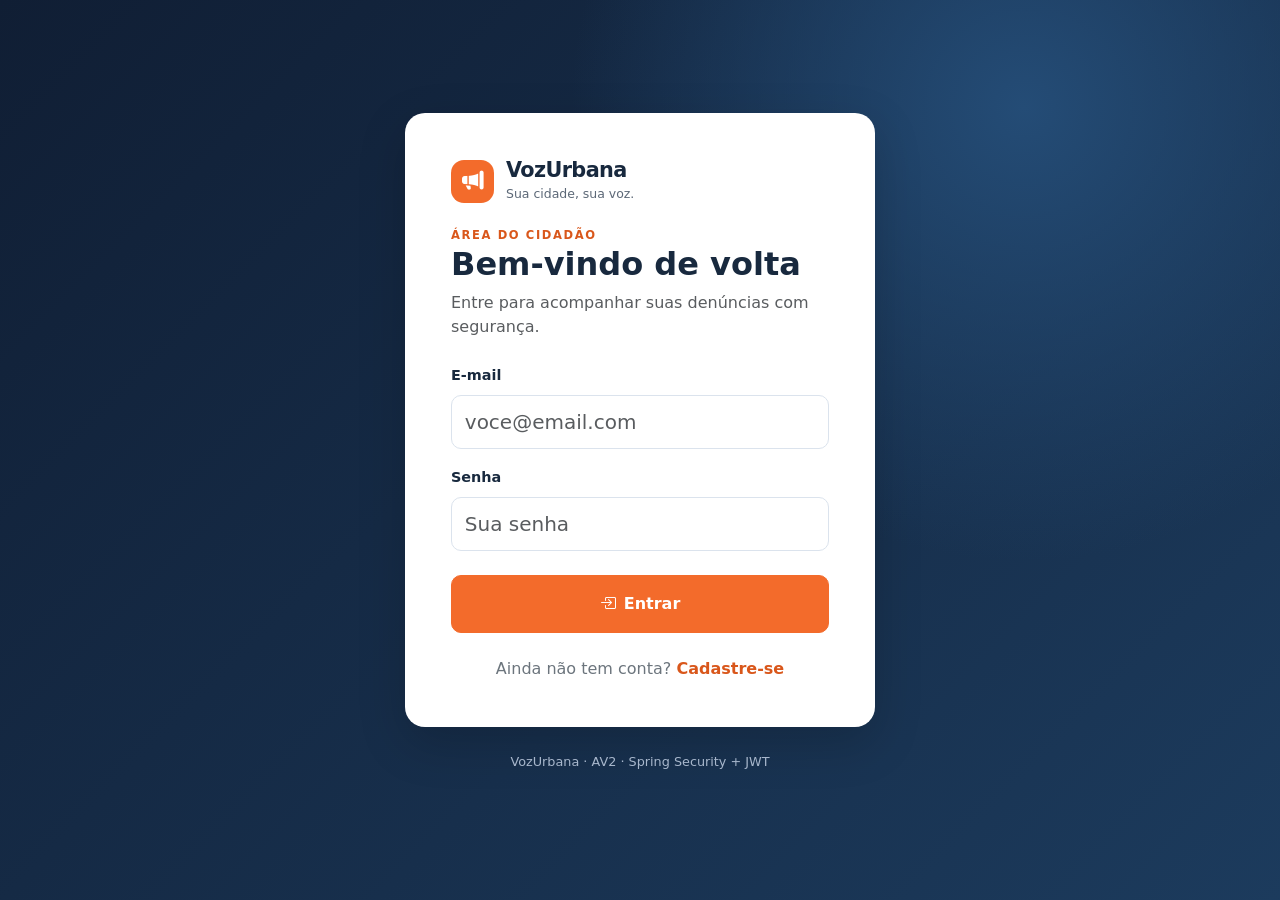
<file: view/index.html>
<!DOCTYPE html>
<html lang="pt-BR">
<head>
  <meta charset="UTF-8">
  <meta name="viewport" content="width=device-width,initial-scale=1">
  <title>VozUrbana | Entrar</title>
  <link href="https://cdn.jsdelivr.net/npm/bootstrap@5.3.3/dist/css/bootstrap.min.css" rel="stylesheet">
  <link href="https://cdn.jsdelivr.net/npm/bootstrap-icons@1.11.3/font/bootstrap-icons.min.css" rel="stylesheet">
  <link rel="stylesheet" href="style.css">
  <script src="script.js" defer></script>
</head>
<body class="auth-page" data-page="login">
  <main class="container auth-container">
    <section class="auth-card shadow-lg" aria-labelledby="titulo-login">
      <div class="brand-header mb-4"><span class="brand-symbol"><i class="bi bi-megaphone-fill"></i></span>
        <div><strong>VozUrbana</strong><span>Sua cidade, sua voz.</span></div>
      </div>
      <div class="eyebrow">ÁREA DO CIDADÃO</div>
      <h1 id="titulo-login" class="h2 fw-bold mb-2">Bem-vindo de volta</h1>
      <p class="text-muted mb-4">Entre para acompanhar suas denúncias com segurança.</p>
      <div id="mensagem" role="status" aria-live="polite"></div>
      <form id="loginForm" autocomplete="on">
        <div class="mb-3"><label for="email" class="form-label">E-mail</label>
          <input id="email" class="form-control form-control-lg" type="email" autocomplete="username" placeholder="voce@email.com" required maxlength="100"></div>
        <div class="mb-4"><label for="senha" class="form-label">Senha</label>
          <input id="senha" class="form-control form-control-lg" type="password" autocomplete="current-password" placeholder="Sua senha" required></div>
        <button class="btn btn-primary-custom w-100 py-3" id="btnEntrar" type="submit"><i class="bi bi-box-arrow-in-right me-2"></i>Entrar</button>
      </form>
      <p class="text-center text-secondary mt-4 mb-0">Ainda não tem conta? <a href="signup.html" class="link-accent">Cadastre-se</a></p>
    </section>
    <p class="auth-footnote">VozUrbana · AV2 · Spring Security + JWT</p>
  </main>
</body>
</html>
</file>
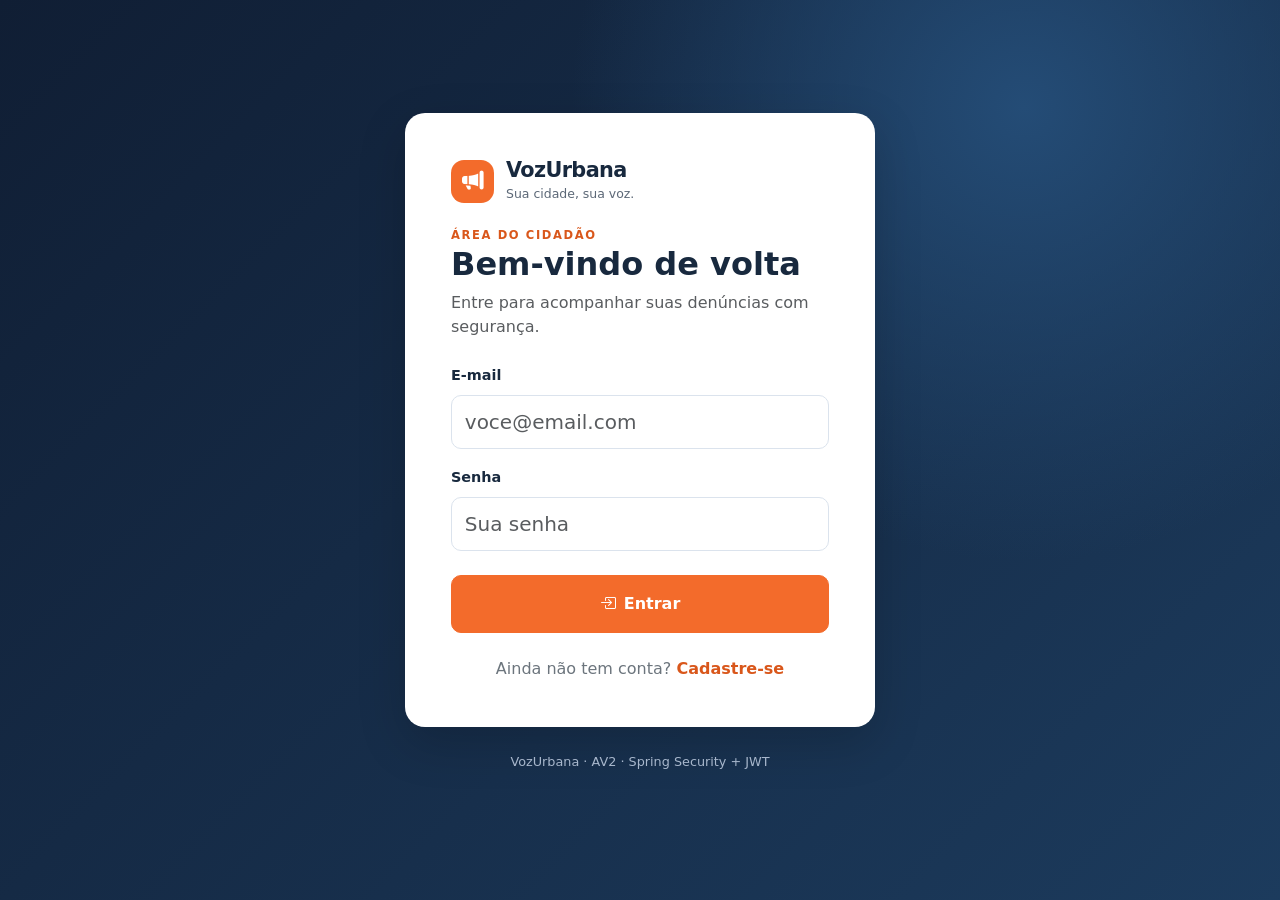
<file: view/dashboard.html>
<!DOCTYPE html>
<html lang="pt-BR">
<head>
  <meta charset="UTF-8">
  <meta name="viewport" content="width=device-width,initial-scale=1">
  <title>VozUrbana | Painel</title>
  <link href="https://cdn.jsdelivr.net/npm/bootstrap@5.3.3/dist/css/bootstrap.min.css" rel="stylesheet">
  <link href="https://cdn.jsdelivr.net/npm/bootstrap-icons@1.11.3/font/bootstrap-icons.min.css" rel="stylesheet">
  <link rel="stylesheet" href="style.css">
  <script src="script.js" defer></script>
</head>
<body data-page="dashboard">
  <header class="topbar">
    <div class="container d-flex justify-content-between align-items-center gap-3 py-3">
      <a class="brand-header mb-0 text-decoration-none text-white" href="dashboard.html">
        <span class="brand-symbol"><i class="bi bi-megaphone-fill"></i></span>
        <div><strong>VozUrbana</strong><span>Painel do cidadão</span></div>
      </a>
      <button class="btn btn-outline-light" type="button" id="btnLogout"><i class="bi bi-box-arrow-right me-2"></i>Sair</button>
    </div>
  </header>
  <main class="container py-5 dashboard-width">
    <div class="eyebrow mb-1">SEU PAINEL</div>
    <h1 class="h2 fw-bold mb-2">Minhas denúncias</h1>
    <p class="text-muted mb-4">Os dados abaixo são consultados com seu token JWT e filtrados no servidor.</p>
    <div id="mensagem" role="status" aria-live="polite"></div>
    <div class="row g-3 mb-4">
      <div class="col-md-8"><section class="stat-card h-100"><span class="stat-label">USUÁRIO AUTENTICADO</span>
        <h2 class="h5 mb-1 mt-2" id="nomeUsuario">Carregando...</h2><div class="text-muted" id="emailUsuario">—</div>
        <div class="small text-muted mt-2">ID: <span id="idUsuario">—</span></div></section></div>
      <div class="col-md-4"><section class="stat-card h-100"><span class="stat-label">MINHAS DENÚNCIAS</span>
        <div class="metric" id="totalDenuncias">—</div><span class="text-muted small">Registros associados ao seu usuário</span></section></div>
    </div>
    <section class="panel-card">
      <div class="d-flex justify-content-between align-items-center flex-wrap gap-2 p-4 panel-heading">
        <div><h2 class="h5 fw-bold mb-1">Lista de denúncias</h2><p class="small text-muted mb-0">GET /denuncia/user</p></div>
        <button type="button" id="btnAtualizar" class="btn btn-outline-secondary"><i class="bi bi-arrow-clockwise me-2"></i>Atualizar</button>
      </div>
      <div class="table-responsive">
        <table class="table table-hover align-middle mb-0">
          <thead><tr><th>ID</th><th>Título</th><th>Descrição</th><th>Status</th></tr></thead>
          <tbody id="tabelaDenuncias"><tr><td colspan="4" class="text-center py-5 text-muted">Carregando...</td></tr></tbody>
        </table>
      </div>
    </section>
    <p class="small text-muted mt-3">Caso ainda não existam denúncias para este usuário, a lista ficará vazia. Você pode criar registros de teste pelo Postman.</p>
  </main>
</body>
</html>
</file>
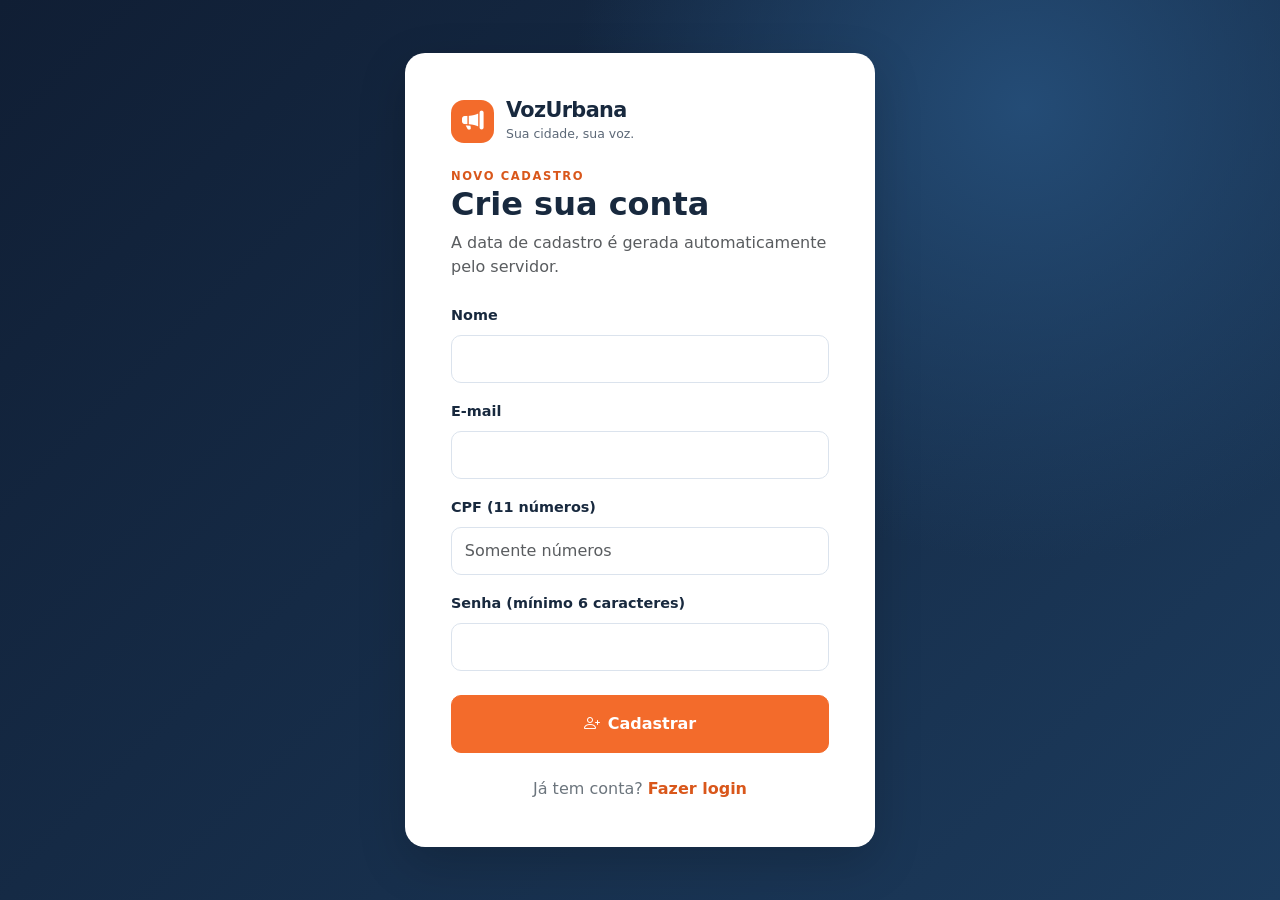
<file: view/signup.html>
<!DOCTYPE html>
<html lang="pt-BR">
<head>
  <meta charset="UTF-8">
  <meta name="viewport" content="width=device-width,initial-scale=1">
  <title>VozUrbana | Criar conta</title>
  <link href="https://cdn.jsdelivr.net/npm/bootstrap@5.3.3/dist/css/bootstrap.min.css" rel="stylesheet">
  <link href="https://cdn.jsdelivr.net/npm/bootstrap-icons@1.11.3/font/bootstrap-icons.min.css" rel="stylesheet">
  <link rel="stylesheet" href="style.css">
  <script src="script.js" defer></script>
</head>
<body class="auth-page" data-page="signup">
  <main class="container auth-container">
    <section class="auth-card shadow-lg" aria-labelledby="titulo-signup">
      <div class="brand-header mb-4"><span class="brand-symbol"><i class="bi bi-megaphone-fill"></i></span>
        <div><strong>VozUrbana</strong><span>Sua cidade, sua voz.</span></div>
      </div>
      <div class="eyebrow">NOVO CADASTRO</div>
      <h1 id="titulo-signup" class="h2 fw-bold mb-2">Crie sua conta</h1>
      <p class="text-muted mb-4">A data de cadastro é gerada automaticamente pelo servidor.</p>
      <div id="mensagem" role="status" aria-live="polite"></div>
      <form id="signupForm">
        <div class="mb-3"><label for="nome" class="form-label">Nome</label>
          <input class="form-control" id="nome" maxlength="100" required autocomplete="name"></div>
        <div class="mb-3"><label for="email" class="form-label">E-mail</label>
          <input class="form-control" id="email" type="email" maxlength="100" autocomplete="username" required></div>
        <div class="mb-3"><label for="cpf" class="form-label">CPF (11 números)</label>
          <input class="form-control" id="cpf" inputmode="numeric" pattern="[0-9]{11}" maxlength="11" placeholder="Somente números" required></div>
        <div class="mb-4"><label for="senha" class="form-label">Senha (mínimo 6 caracteres)</label>
          <input class="form-control" id="senha" type="password" minlength="6" autocomplete="new-password" required></div>
        <button class="btn btn-primary-custom w-100 py-3" id="btnCadastrar" type="submit"><i class="bi bi-person-plus me-2"></i>Cadastrar</button>
      </form>
      <p class="text-center text-secondary mt-4 mb-0">Já tem conta? <a href="index.html" class="link-accent">Fazer login</a></p>
    </section>
  </main>
</body>
</html>
</file>
<file: view/style.css>
:root {--brand:#122540;--accent:#f36b2b;--accent-dark:#d9571b;--ink:#18293e;--muted:#66778a;--line:#e4eaf1;--canvas:#f3f6fa;}
* {box-sizing:border-box}
body {background:var(--canvas);color:var(--ink);font-family:system-ui,-apple-system,"Segoe UI",sans-serif}
.auth-page {min-height:100vh;background:radial-gradient(circle at 80% 12%,#244c76 0%,transparent 35%),linear-gradient(135deg,#101e34,#1c3b5d)}
.auth-container {min-height:100vh;display:flex;align-items:center;justify-content:center;flex-direction:column;padding:30px 16px}
.auth-card {max-width:470px;width:100%;padding:clamp(25px,5vw,46px);border-radius:20px;background:#fff}
.brand-header {display:flex;align-items:center;gap:12px;color:var(--ink)}
.brand-header strong {font-size:1.3rem;letter-spacing:-.03em;display:block;line-height:1.1}
.brand-header span:not(.brand-symbol) {display:block;font-size:.78rem;opacity:.7;margin-top:3px}
.brand-symbol {display:grid;place-items:center;width:43px;height:43px;background:var(--accent);color:white;border-radius:13px;font-size:1.35rem}
.eyebrow {color:var(--accent-dark);font-size:.72rem;font-weight:800;letter-spacing:.14em}
.form-label {font-weight:650;font-size:.9rem}
.form-control {border:1px solid #dbe3ed;border-radius:10px;padding:.7rem .8rem}
.form-control:focus {border-color:var(--accent);box-shadow:0 0 0 .2rem rgba(243,107,43,.15)}
.btn-primary-custom {background:var(--accent);color:#fff;border:1px solid var(--accent);border-radius:10px;font-weight:700}
.btn-primary-custom:hover,.btn-primary-custom:focus {background:var(--accent-dark);color:#fff;border-color:var(--accent-dark)}
.link-accent {color:var(--accent-dark);font-weight:700;text-decoration:none}
.link-accent:hover {text-decoration:underline}
.auth-footnote {color:#a8b7cc;margin-top:25px;font-size:.8rem}
.topbar {background:var(--brand);color:white;box-shadow:0 3px 15px rgba(0,0,0,.08)}
.dashboard-width {max-width:1070px}
.stat-card,.panel-card {background:white;border:1px solid var(--line);border-radius:16px;box-shadow:0 8px 28px rgba(20,40,60,.045)}
.stat-card {padding:25px}
.stat-label {font-size:.7rem;letter-spacing:.1em;font-weight:800;color:#8794a3}
.metric {font-weight:800;font-size:2.5rem;line-height:1.3;color:var(--brand)}
.panel-card {overflow:hidden}
.panel-heading {border-bottom:1px solid var(--line)}
.table thead th {background:#f7f9fc;color:#637388;text-transform:uppercase;font-size:.74rem;letter-spacing:.06em;padding:17px 21px}
.table tbody td {padding:18px 21px;font-size:.93rem}
.text-break-word {overflow-wrap:anywhere}
.status-pill {font-size:.77rem;padding:6px 10px;border-radius:99px;font-weight:700;background:#fff3e8;color:#ad571f}
@media(max-width:576px){.stat-card{padding:20px}.auth-card{padding:27px}.table tbody td,.table thead th{padding:12px}}
</file>
